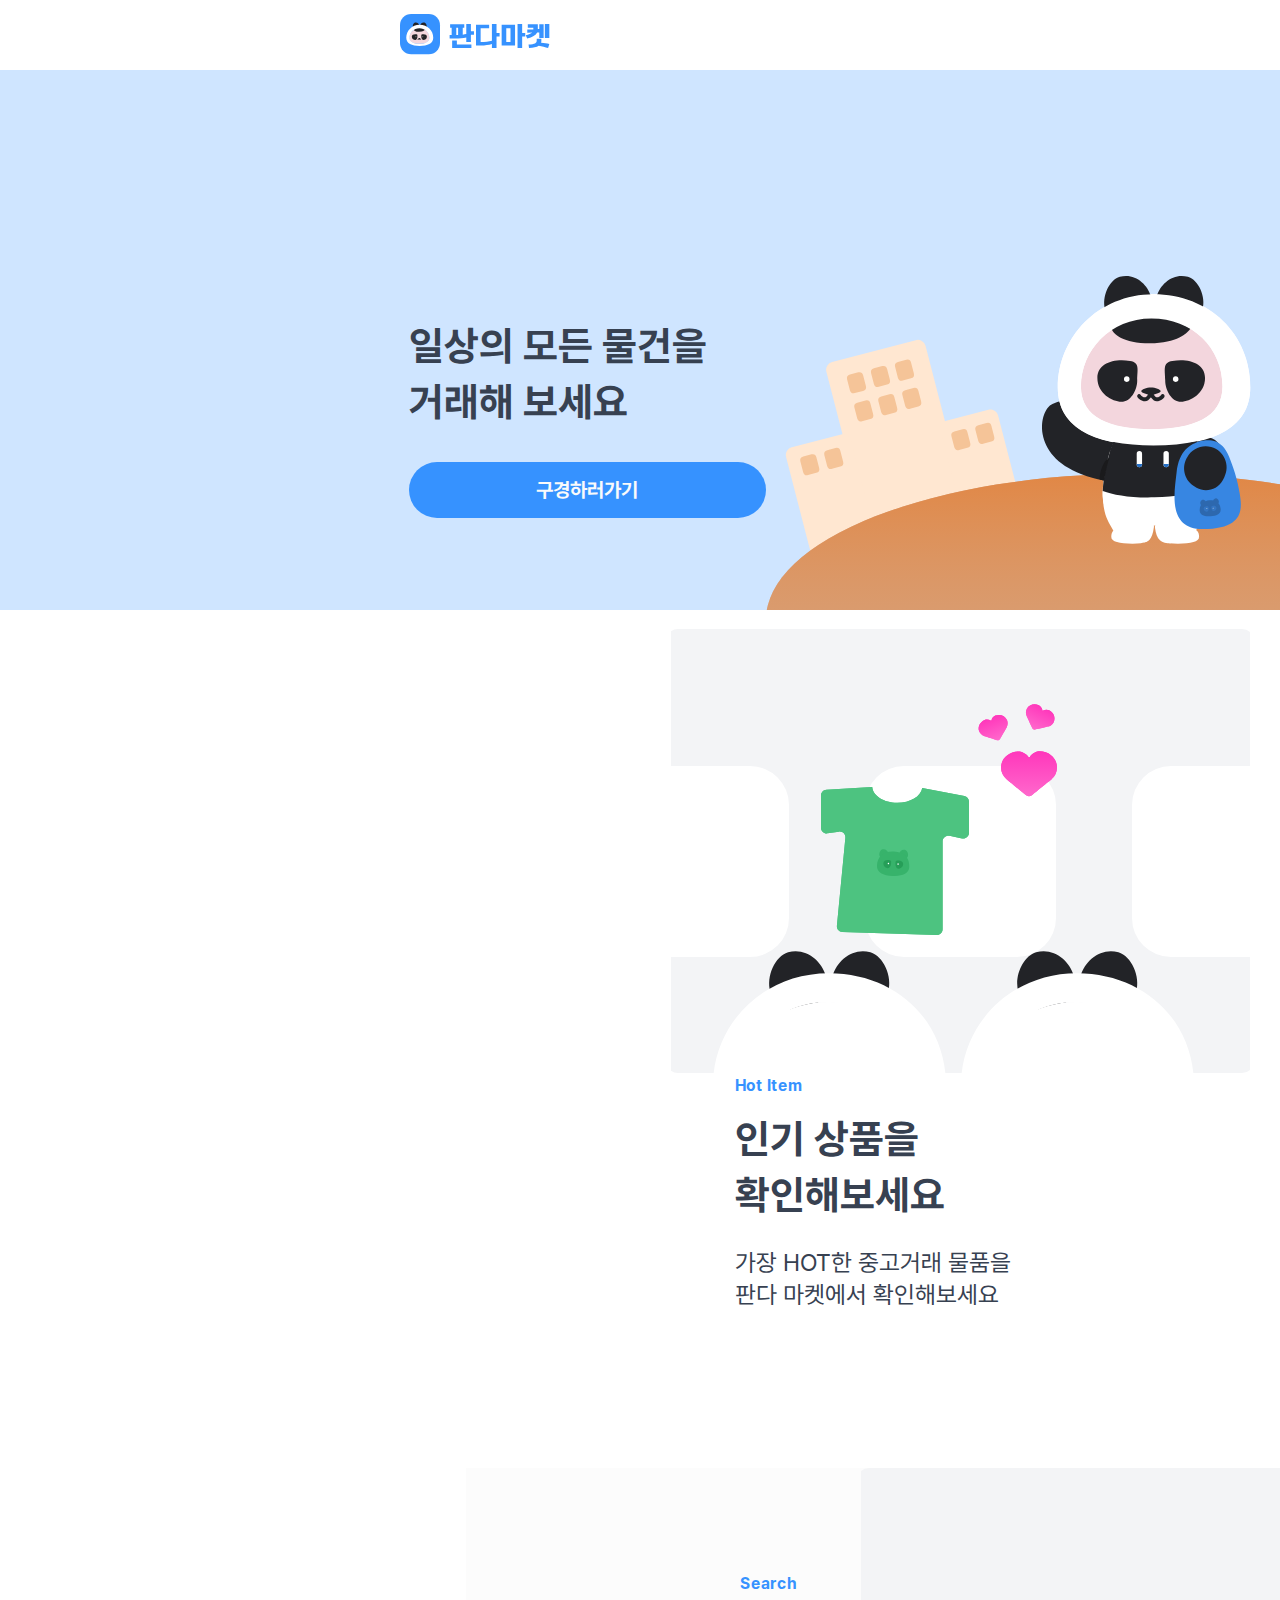
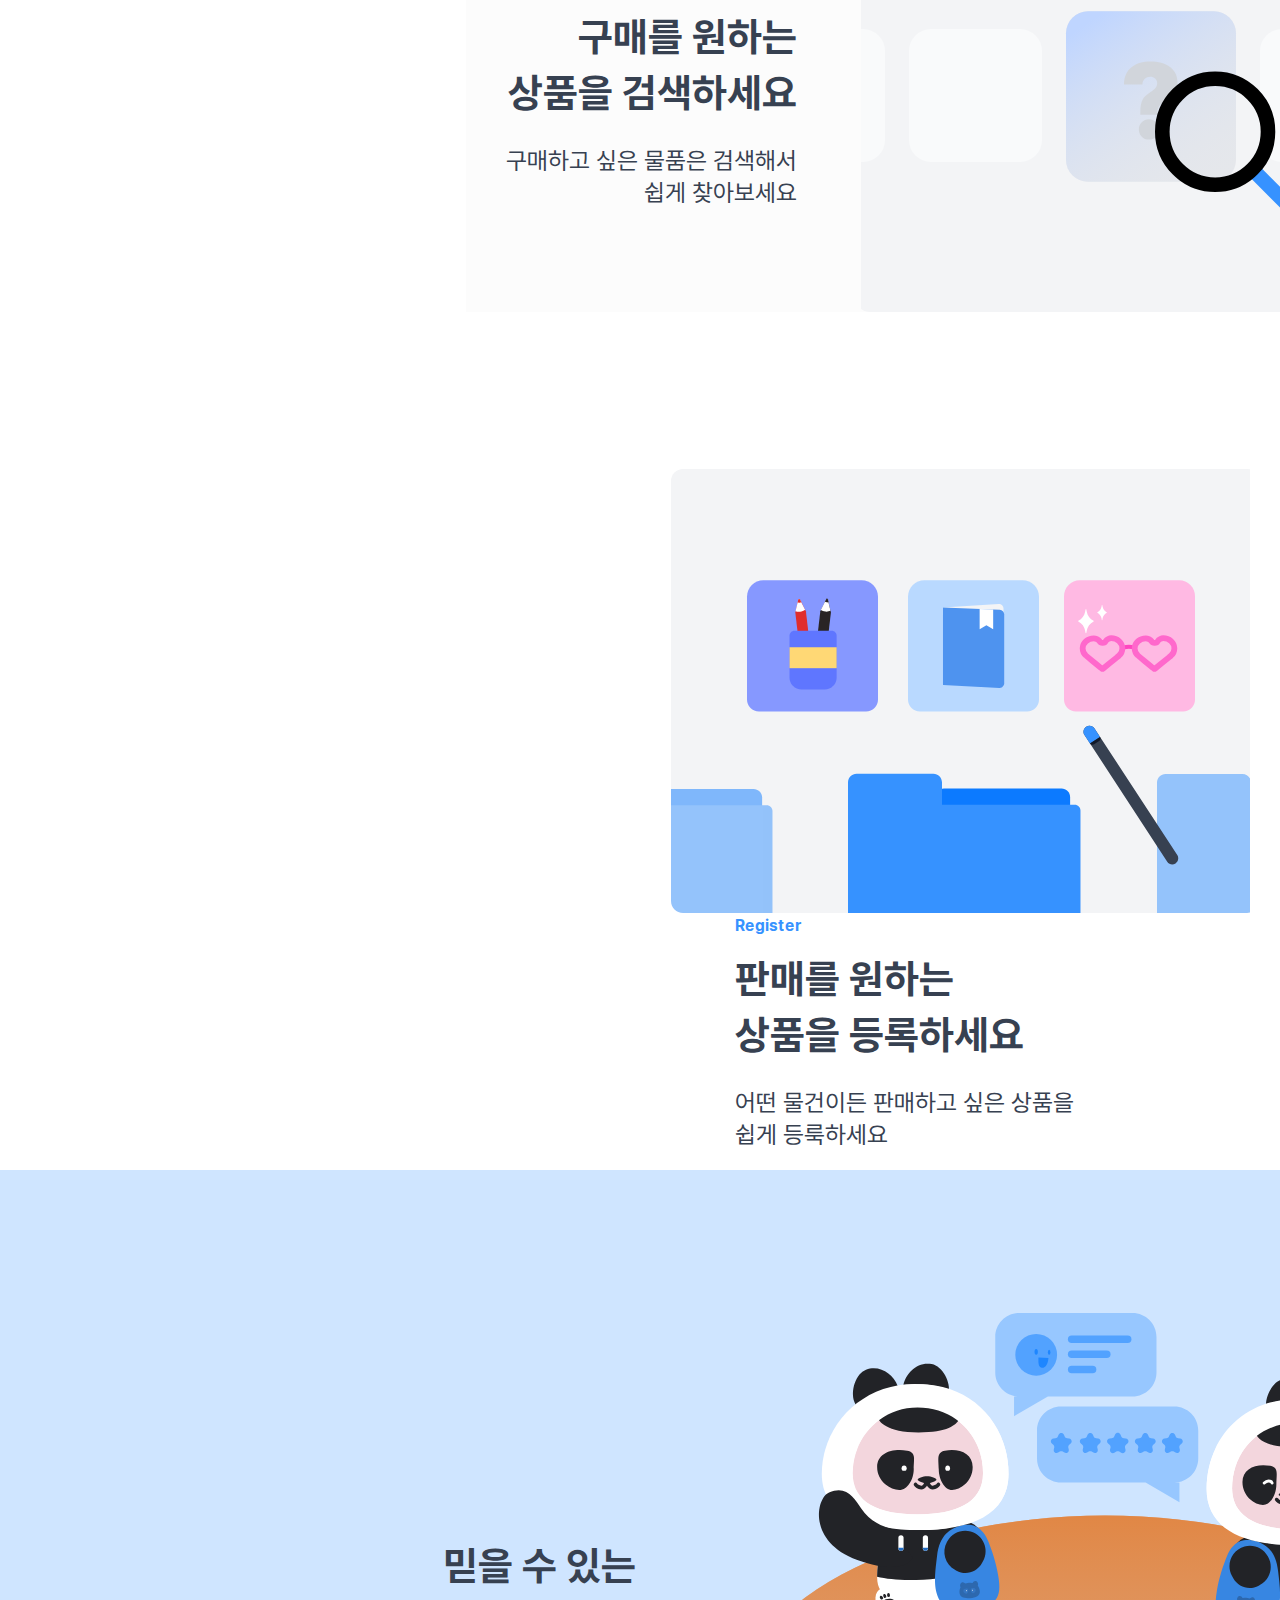
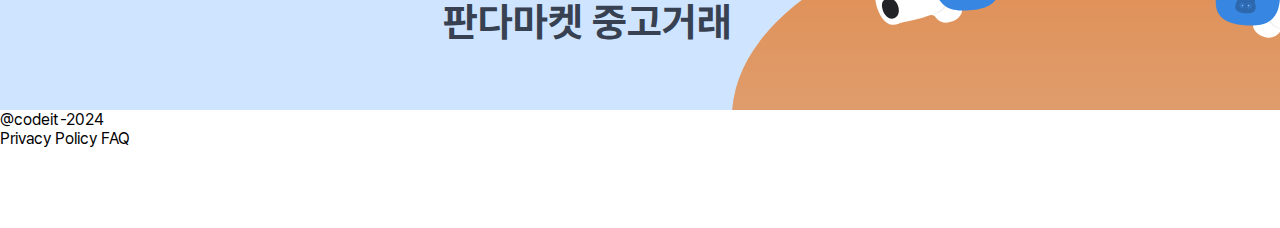
<file: index.html>
<!DOCTYPE html>
<html lang="en">
<head>
    <meta charset="UTF-8">
    <meta name="viewport" content="width=device-width, initial-scale=1.0">
    <title>판다마켓</title>
    <link rel="stylesheet" href="assets/css/main.css">
</head>
<body>
    <header>
        <div class="header-wrap"> 
            <div class="header-logo">  
                <a href="#">
                    <img src="assets/images/panda_logo_S.svg" alt="로고">
                </a>
            </div>
            <div class="header-login">    
                <a href="./page/login.html">로그인</a>
            </div>
        </div>
    </header>

    <banner class="banner-wrap">
            <div class="banner-box">
                <h1 class="banner-title">
                    일상의 모든 물건을<br> 
                    거래해 보세요
                </h1>
                <a href="./page/items.html" class="banner_button">구경하러가기</a>
            </div>
            <div class="banner-image">
                <img src="assets/images/banner_top.svg" alt="장바구니 팬더">
            </div>    
    </banner>
    
    <main class="main-container">
        <div class="content-container">
            <div class="content-wrap">
                <div class="content-img">
                    <img src="assets/images/home_main_01.svg" alt="인기상품">
                </div> 
                <div class="content-box-01">
                    <div class="tag">
                        Hot Item
                    </div> 
                    <h2 class="content-title">
                        인기 상품을<br>
                        확인해보세요
                    </h2>
                    <p class="content-text">
                        가장 HOT한 중고거래 물품을<br>
                        판다 마켓에서 확인해보세요
                    </p>
                </div>             
            </div>
        </div>
        <div class="content-container">
            <div class="content-wrap-02">
                <div class="content-img">
                    <img src="assets/images/home_main_02.svg" alt="상품검색">
                </div> 
                <div class="content-box-02">
                    <div class="tag">
                        Search
                    </div> 
                    <h2 class="content-title">
                        구매를 원하는<br>
                        상품을 검색하세요
                    </h2>
                    <p class="content-text">
                        구매하고 싶은 물품은 검색해서<br>
                        쉽게 찾아보세요
                    </p>
                </div>             
            </div>
        </div>
        <div class="content-container">
            <div class="content-wrap">
                <div class="content-img-03">
                    <img src="assets/images/home_main_03.svg" alt="상품등록">
                </div>  
                <div class="content-box-03">
                    <div class="tag">
                        Register
                    </div>
                    <h2 class="content-title">
                        판매를 원하는<br>
                        상품을 등록하세요
                    </h2>
                    <p class="content-text">
                        어떤 물건이든 판매하고 싶은 상품을<br>
                        쉽게 등룩하세요
                    </p>
                </div>             
            </div>
        </div>
    </main>
    
    <banner class="banner-wrap">
        <div class="banner-box">
            <h3 class="banner-title">
                믿을 수 있는<br>
                판다마켓 중고거래
            </h3>
        </div>
        <div class="banner-image">
            <img src="assets/images/banner_bottom.svg" alt="대화하는 판다">
        </div>     
    </banner>

    <footer>
        <div>
            <div class="copyright">
                @codeit-2024
            </div>
            <div class="footer-links">
                <a href="./page/Privacy_Policy.html">Privacy Policy</a>
                <a href="./page/FAQ.html">FAQ</a>
            </div>  
            <div class="social-links">
                <div class="social-links-facebook">
                    <a href="https://www.facebook.com" target="_blank">
                        <img src="assets/images/ic_facebook.svg" alt="페이스북">
                    </a>
                </div>
                <div class="social-links-x">   
                    <a href="https://x.com" target="_blank">
                        <img src="assets/images/ic_twitter.svg" alt="트위터">
                    </a>
                </div>
                <div class="social-links-youtube">
                    <a href="https://www.youtube.com" target="_blank">
                        <img src="assets/images/ic_youtube.svg" alt="유튜브">
                    </a>
                </div>
                <div class="social-links-instagram">
                    <a href="https://www.instagram.com" target="_blank">
                        <img src="assets/images/ic_instagram.svg" alt="인스타그램">
                    </a>
                </div>
            </div>  
        </div>
    </footer>
</body>
</html>
</file>
<file: assets/css/main.css>
/* reset css */
@font-face {
    font-family: 'Pretendard';
    src: url('../font/Pretendard-Bold.woff') format('woff');
    font-weight: 700;
    font-style: normal;
}
@font-face {
    font-family: 'Pretendard';
    src: url('../font/Pretendard-Regular.woff') format('woff');
    font-weight: 400;
    font-style: normal;
}
@font-face {
    font-family: 'Pretendard';
    src: url('../font/Pretendard-Thin.woff') format('woff');
    font-weight: 100;
    font-style: normal;
}
*{margin: 0;padding: 0;box-sizing: border-box;font-family: 'Pretendard', sans-serif;}
ul,ol,li{list-style: none}
a{text-decoration: none;color: #000}
address{font-style: normal}
table{border-collapse: collapse}
caption,legend{display: none}
fieldset{border:none}
.clearfix::after{content: '';display: block;clear: both}
img{vertical-align: top}

/* haeder*/
header {
    width: 100%; 
    height: 70px;
    padding: 9px 400px;
    background-color: #ffffff;
    border-bottom: 1px #dfdfdf;
}

.header-wrap {
    width: 1120px;
    display: flex;
    align-items: center;
    justify-content: space-between;
}

.header-login {
    width: 128px;
    height: 48px;
    background-color: #3692ff;
    border-radius: 8px;
    padding: 12px 23px;
    cursor: pointer;
    display: flex;
    justify-content: center;
}

.header-login a {
    color: #f3f4f6;
    font-size: 16px;
    font-weight: 600;
    line-height: 26px;
    font-family: 'Pretendard', sans-serif;
}

/* banner */
.banner-wrap {
    width: 1920PX;
    height: 540px;
    background: #CFE5FF;
    display: flex;
    align-items: flex-end;
    justify-content: center;
}

.banner-box {
    padding-bottom: 60px;
}

.banner-title {
    font-size: 40px;
    font-weight: 700;
    line-height: 140%;
    color: #374151;
}

.banner_button {
    width: 357px;
    height: 56px;
    background-color: #3692ff;
    color: #F9FAFB;
    border-radius: 40px;
    padding: 16px 124px;
    margin: 32px 0;
    font-size: 20px;
    font-weight: 600;
    cursor: pointer;
    display: flex;
    justify-content: center;
}

.banner-box-bottom {
    width: 295px;
    height: 172px;
    margin: 112.5px 69px 112.5px 0;
}

/* main */
main{
    width: 1920px;
    height: 2160px;
    display: flex;
    flex-direction: column;
    align-items: center;
}

.content-container {
    width: 1920px;
    height: 720px;
    display: flex;
    align-items: center;
    justify-content: center;
}

.content-wrap-01 {
    width: 988px;
    height: 444px;
    display: flex;
    align-items: center;
    background: #FCFCFC;
    padding: 0 23.5px;
}

.content-wrap-02 {
    width: 988px;
    height: 444px;
    display: flex;
    flex-direction: row-reverse;
    align-items: center;
    background: #FCFCFC;
    padding: 0 14px;
}

.content-wrap-03 {
    width: 988px;
    height: 444px;
    display: flex;
    align-items: center;
    background: #FCFCFC;
}

.content-box-01 {
    width: 298px;
    height: 238px;
    margin-left: 64px;
}

.content-box-02 {
    width: 298px;
    height: 238px;
    margin-right: 64px;
    text-align: right;
}

.content-box-03 {
    width: 359px;
    height: 238px;
    margin-left: 64px;
}

.content-img, .content-img-03 {
    width: 579px;
    height: 444px;
    overflow: hidden;
}

.content-img img {
    width: 100%;
    height: 100%;
    object-fit: cover;
    display: block;
}

.tag {
    font-size: 18;
    font-weight: 800;
    line-height: 26px;
    color: #3692FF;
    margin-bottom: 12px;
}

.content-title {
    font-size: 40px;
    font-weight: 700;
    line-height: 140%;
    letter-spacing: 2%;
    color: #374151;
}

.content-text {
    font-size: 24px;
    font-weight: 500;
    line-height: 32px;
    color: #374151;
    margin-top: 24px;
}
</file>
